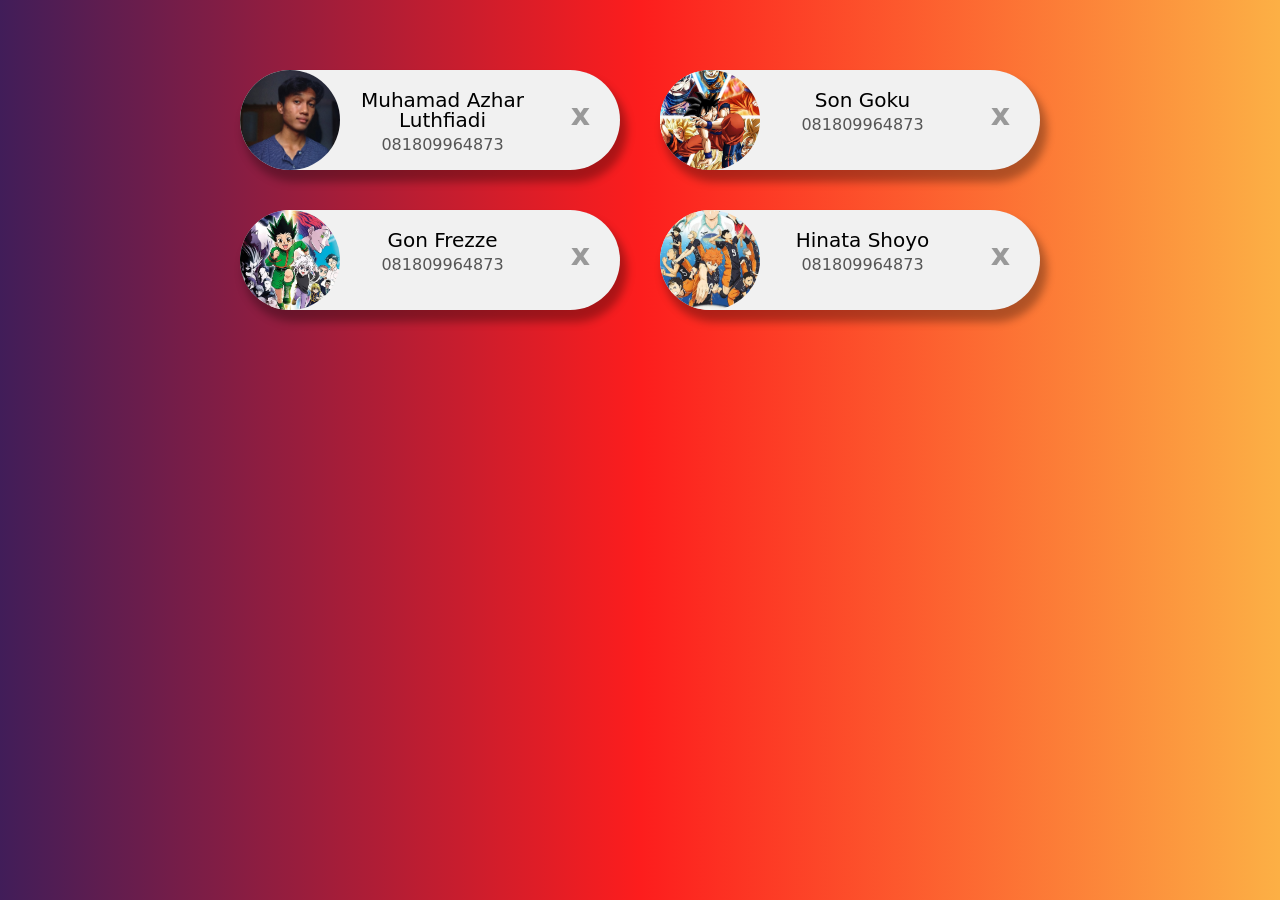
<file: Event-Bubling/index.html>
<!DOCTYPE html>
<html>
  <head>
    <title>DOM Traversal</title>
    <link rel="stylesheet" type="text/css" href="style.css" />
  </head>
  <body>
    <div class="container">
      <div class="card">
        <img src="img/azhar.jpg" width="96" height="96" />
        <span class="nama">Muhamad Azhar Luthfiadi</span>
        <span class="telp">081809964873</span>
        <span href="" class="close">x</span>
      </div>
      <div class="card">
        <img src="img/dragonball.jpg" width="96" height="96" />
        <span class="nama">Son Goku</span>
        <span class="telp">081809964873</span>
        <span href="" class="close">x</span>
      </div>
      <div class="card">
        <img src="img/hxh.jpg" width="96" height="96" />
        <span class="nama"> Gon Frezze </span>
        <span class="telp">081809964873</span>
        <span href="" class="close">x</span>
      </div>
      <div class="card">
        <img src="img/haikyu.jpg" width="96" height="96" />
        <span class="nama">Hinata Shoyo</span>
        <span class="telp">081809964873</span>
        <span href="" class="close">x</span>
      </div>
    </div>

    <script src="script.js"></script>
  </body>
</html>
</file>
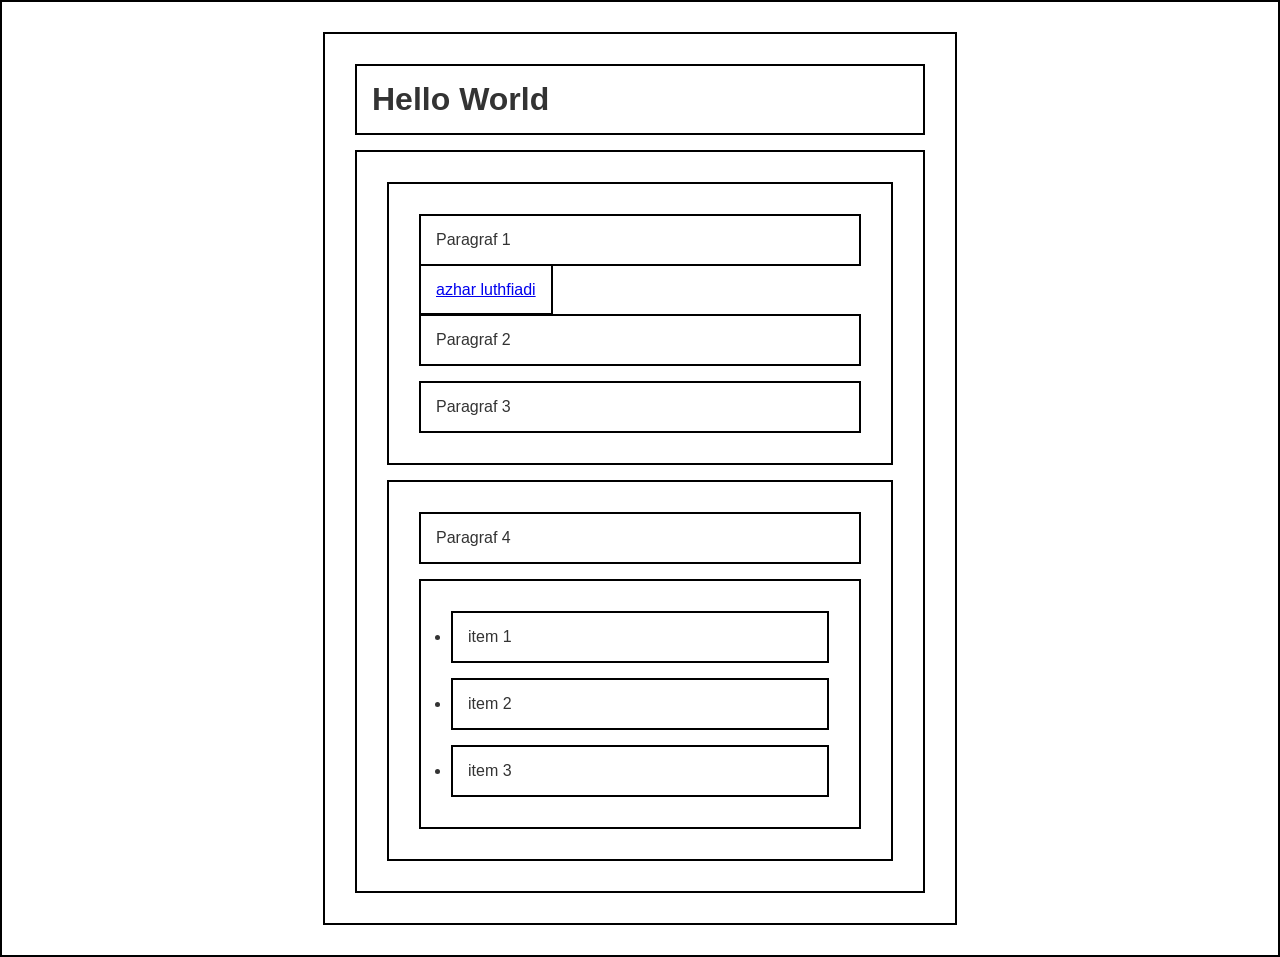
<file: events/index.html>
<!DOCTYPE html>
<html lang="en">
  <head>
    <meta charset="UTF-8" />
    <meta name="viewport" content="width=device-width, initial-scale=1.0" />
    <title>DOM Events</title>
    <style>
      * {
        border: 2px solid black;
        padding: 15px;
        margin: 15px;
      }

      html {
        margin: 0;
        padding: 0;
      }

      body {
        max-width: 600px;
        margin: 30px auto;
        font-family: sans-serif;
        color: #333;
      }
    </style>
    <!-- <script src="script.js" defer></script> kalo mau nyimpen di head pake defer-->
  </head>
  <body>
    <h1 id="judul">Hello World</h1>
    <div class="container" id="container">
      <section id="a">
        <p class="p1">Paragraf 1</p>
        <a href="#">azhar luthfiadi</a>
        <p class="p2">Paragraf 2</p>
        <!-- tambah event hendler onclik untuk p3 -->
        <!-- <p class="p3" onclick="ubahWarnaP3()">Paragraf 3</p> -->
        <p class="p3">Paragraf 3</p>
      </section>
      <section id="b">
        <p>Paragraf 4</p>
        <ul>
          <li>item 1</li>
          <li>item 2</li>
          <li>item 3</li>
        </ul>
      </section>
    </div>
    <script src="events.js"></script>
  </body>
</html>
</file>
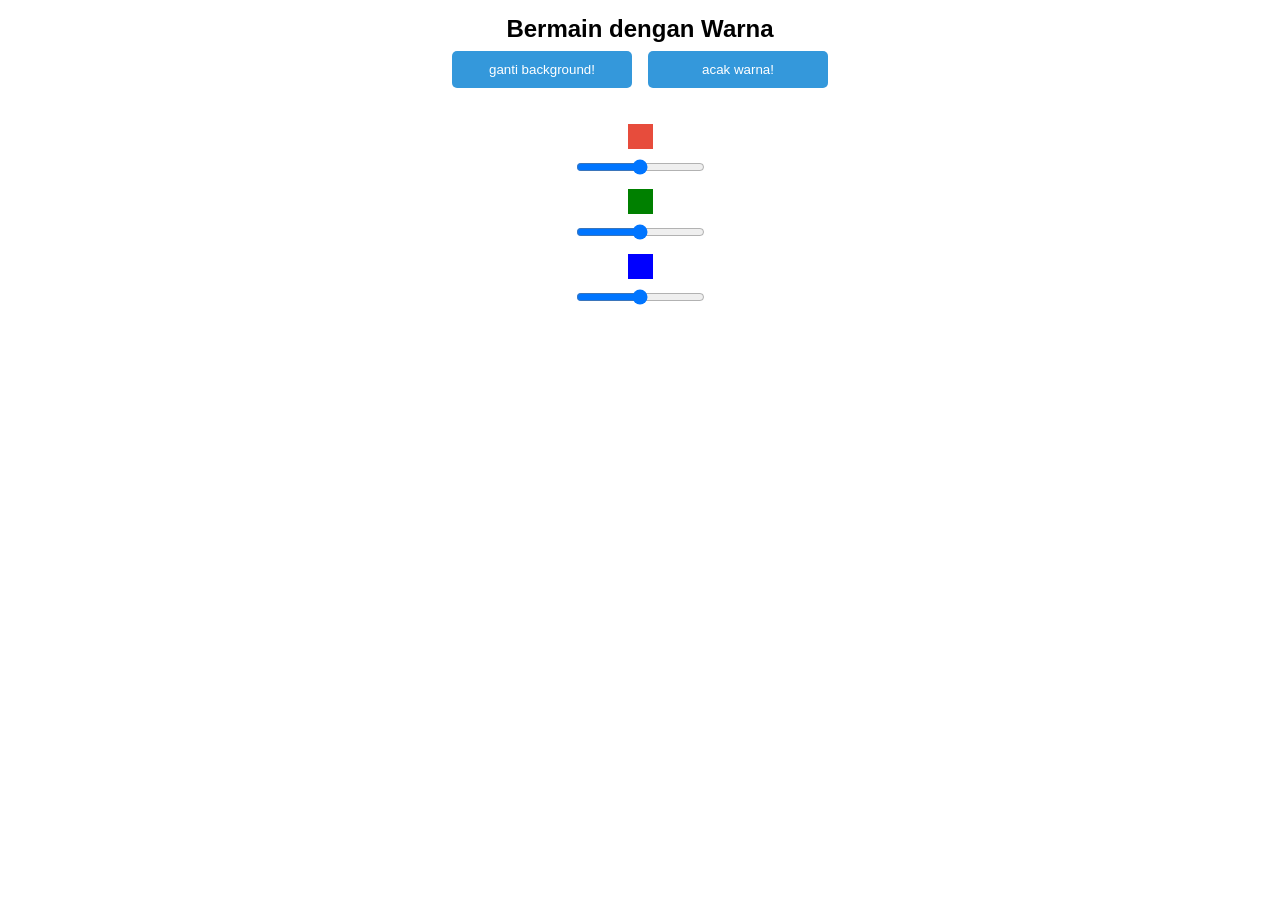
<file: latihan1/index.html>
<!DOCTYPE html>
<html lang="en">
  <head>
    <meta charset="UTF-8" />
    <meta name="viewport" content="width=device-width, initial-scale=1.0" />
    <title>Latihan DOM</title>
    <style>
      * {
        margin: 0;
        padding: 0;
        box-sizing: border-box;
      }

      html,
      body {
        height: 100%;
        font-family: sans-serif;
        text-align: center;
      }

      h1 {
        font-size: 24px;
        padding-top: 15px;
      }

      button {
        background: #3498db;
        color: white;
        border: none;
        padding: 0.7rem 1.5rem;
        border-radius: 5px;
        cursor: pointer;
        margin: 0.5rem;
        transition: background 0.3s;
        width: 180px;
      }

      button:hover {
        background: #2980b9;
      }

      .biru-muda {
        background-color: #3498db;
      }

      .merah {
        background-color: #e74c3c;
      }

      .hijau {
        background-color: green;
      }

      .biru {
        background-color: blue;
      }

      .kotak {
        width: 25px;
        height: 25px;
        margin: 10px auto;
      }
    </style>
  </head>
  <body>
    <h1 id="judul">Bermain dengan Warna</h1>
    <button id="button" type="button">ganti background!</button><br /><br />

    <div class="kotak merah"></div>
    <input type="range" name="sMerah" min="0" max="255" />

    <div class="kotak hijau"></div>
    <input type="range" name="sHijau" min="0" max="255" />

    <div class="kotak biru"></div>
    <input type="range" name="sBiru" min="0" max="255" />

    <script src="script.js"></script>
  </body>
</html>
</file>
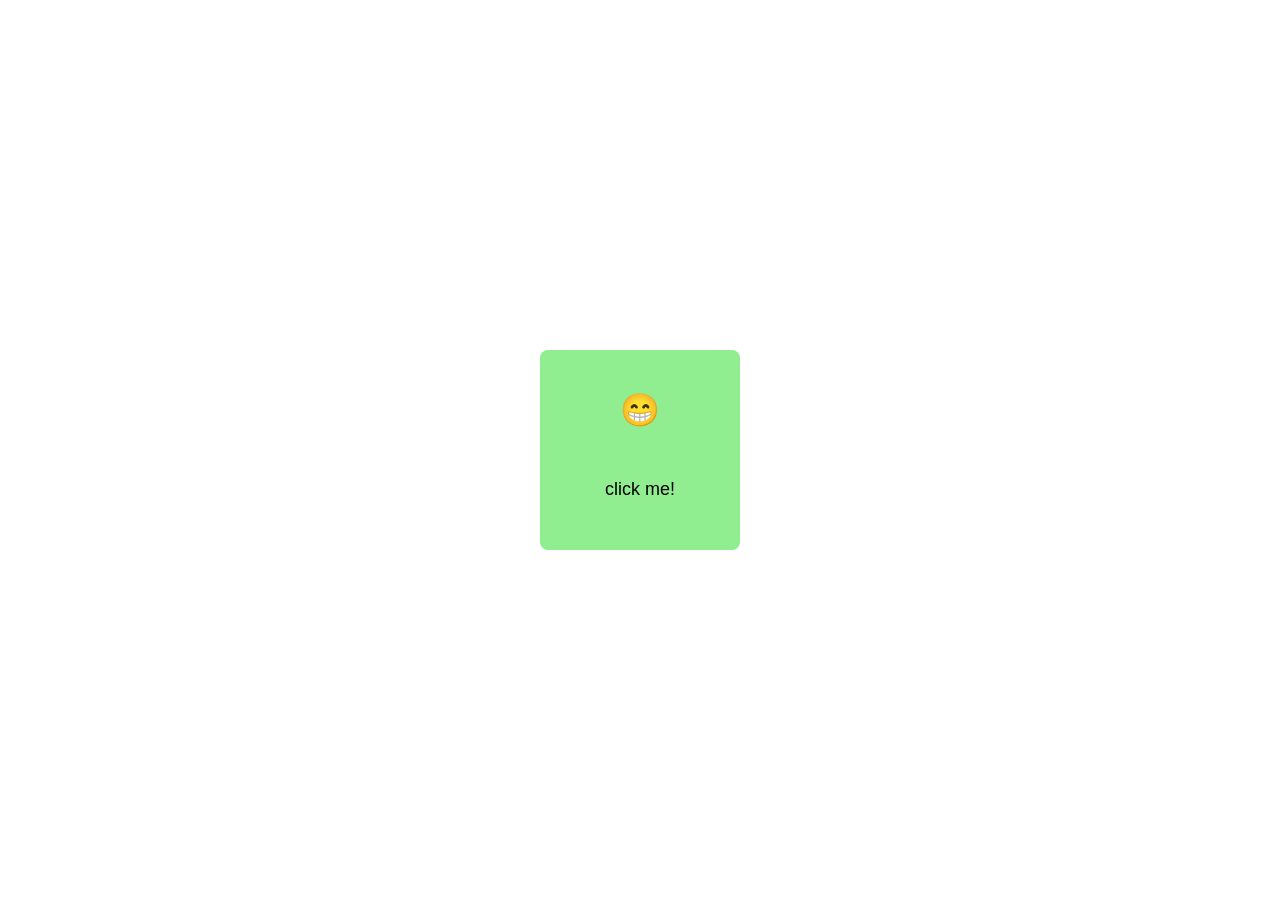
<file: latihan2/index.html>
<!DOCTYPE html>
<html lang="en">
  <head>
    <meta charset="UTF-8" />
    <meta name="viewport" content="width=device-width, initial-scale=1.0" />
    <title>Latihan 2 | Button Change</title>
  </head>
  <style>
    body {
      font-family: Arial, sans-serif;
      padding: 0;
      margin: 0;
      box-sizing: border-box;
      display: flex;
      justify-content: center;
      align-items: center;
      height: 100vh;
    }

    #kotak {
      width: 200px;
      height: 200px;
      background-color: lightgreen;
      color: black;
      display: flex;
      flex-direction: column;
      justify-content: center;
      align-items: center;
      border-radius: 8px;
      cursor: pointer;
      transition: background-color 0.3s ease;
    }

    .text {
      font-size: 18px;
      margin-bottom: 10px;
    }

    .icon {
      font-size: 32px;
      margin-top: 0;
    }
  </style>
  <body>
    <div id="kotak">
      <p class="icon">😁</p>
      <p class="text">click me!</p>
    </div>
    <script src="script.js"></script>
  </body>
</html>
</file>
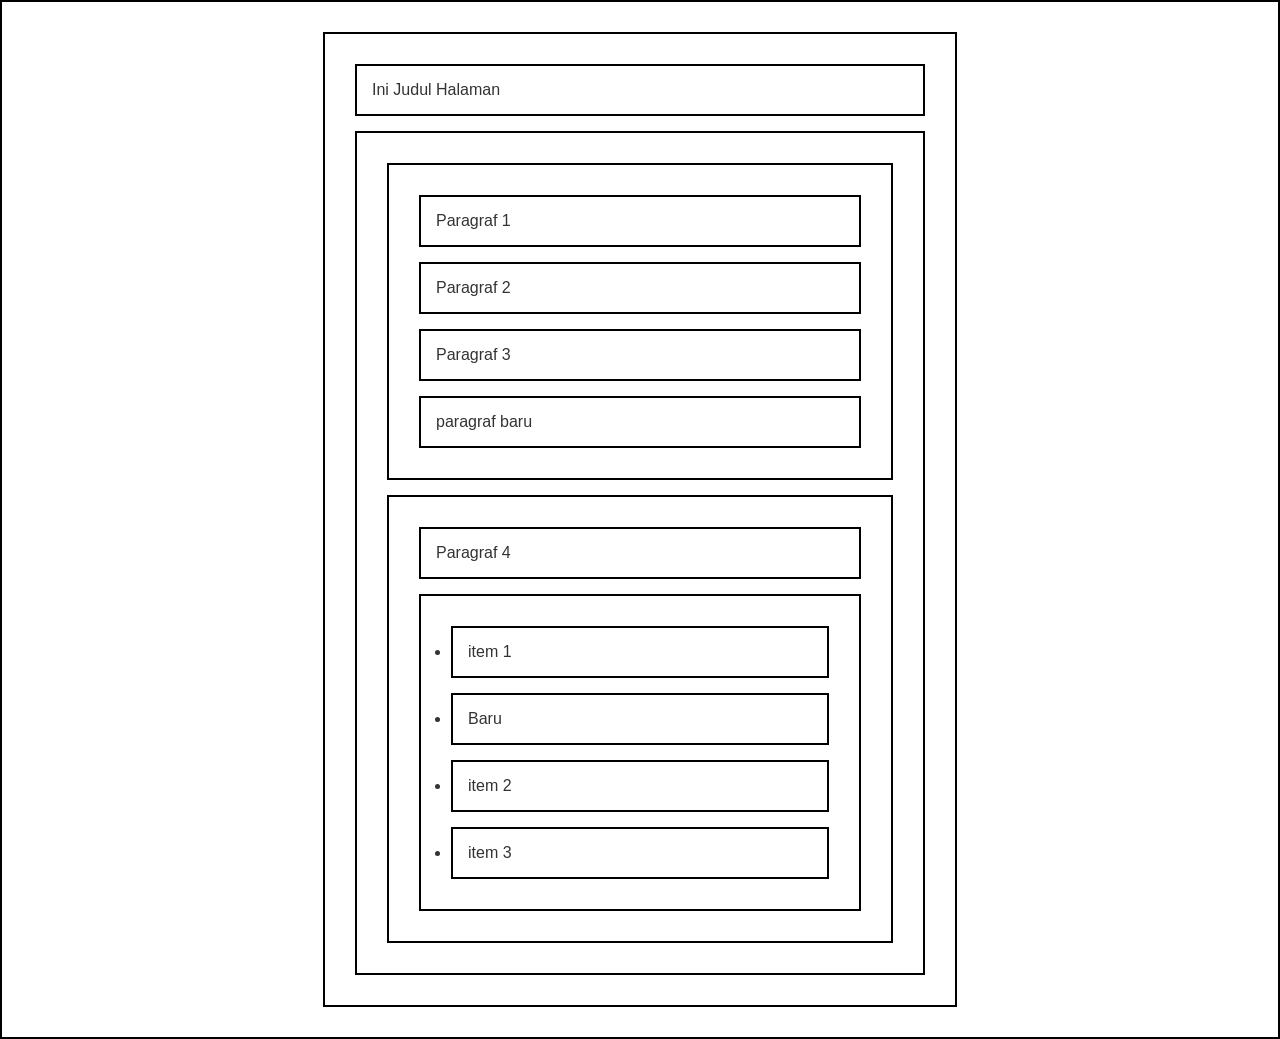
<file: manipulation/index.html>
<!DOCTYPE html>
<html lang="en">
  <head>
    <meta charset="UTF-8" />
    <meta name="viewport" content="width=device-width, initial-scale=1.0" />
    <title>DOM Selection</title>
    <style>
      * {
        border: 2px solid black;
        padding: 15px;
        margin: 15px;
      }

      html {
        margin: 0;
        padding: 0;
      }

      body {
        max-width: 600px;
        margin: 30px auto;
        font-family: sans-serif;
        color: #333;
      }

      .biru-muda {
        background-color: lightblue;
      }
    </style>
    <!-- <script src="script.js" defer></script> kalo mau nyimpen di head pake defer-->
  </head>
  <body>
    <h1 id="judul">Hello World</h1>
    <div class="container" id="container">
      <section id="a">
        <p class="p1">Paragraf 1</p>
        <a href="#">azhar luthfiadi</a>
        <p class="p2">Paragraf 2</p>
        <p class="p3">Paragraf 3</p>
      </section>
      <section id="b">
        <p>Paragraf 4</p>
        <ul>
          <li>item 1</li>
          <li>item 2</li>
          <li>item 3</li>
        </ul>
      </section>
    </div>
    <script src="manip-node.js"></script>
  </body>
</html>
</file>
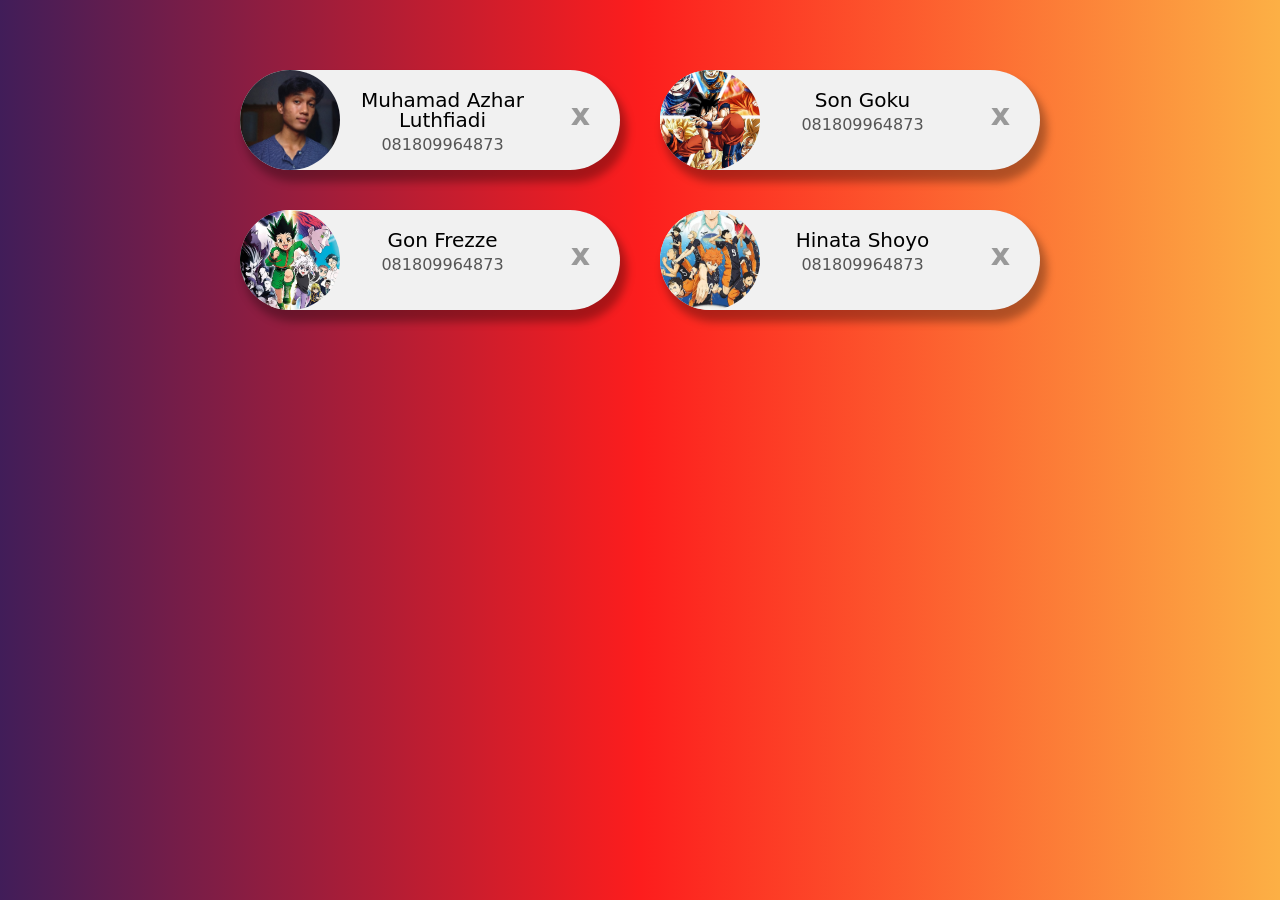
<file: Prevent Default/index.html>
<!DOCTYPE html>
<html>
  <head>
    <title>DOM Traversal</title>
    <link rel="stylesheet" type="text/css" href="style.css" />
  </head>
  <body>
    <div class="container">
      <div class="card">
        <img src="img/azhar.jpg" width="96" height="96" />
        <span class="nama">Muhamad Azhar Luthfiadi</span>
        <span class="telp">081809964873</span>
        <a href="" class="close">x</a>
      </div>
      <div class="card">
        <img src="img/dragonball.jpg" width="96" height="96" />
        <span class="nama">Son Goku</span>
        <span class="telp">081809964873</span>
        <a href="" class="close">x</a>
      </div>
      <div class="card">
        <img src="img/hxh.jpg" width="96" height="96" />
        <span class="nama"> Gon Frezze </span>
        <span class="telp">081809964873</span>
        <a href="" class="close">x</a>
      </div>
      <div class="card">
        <img src="img/haikyu.jpg" width="96" height="96" />
        <span class="nama">Hinata Shoyo</span>
        <span class="telp">081809964873</span>
        <a href="" class="close">x</a>
      </div>
    </div>

    <script src="script.js"></script>
  </body>
</html>
</file>
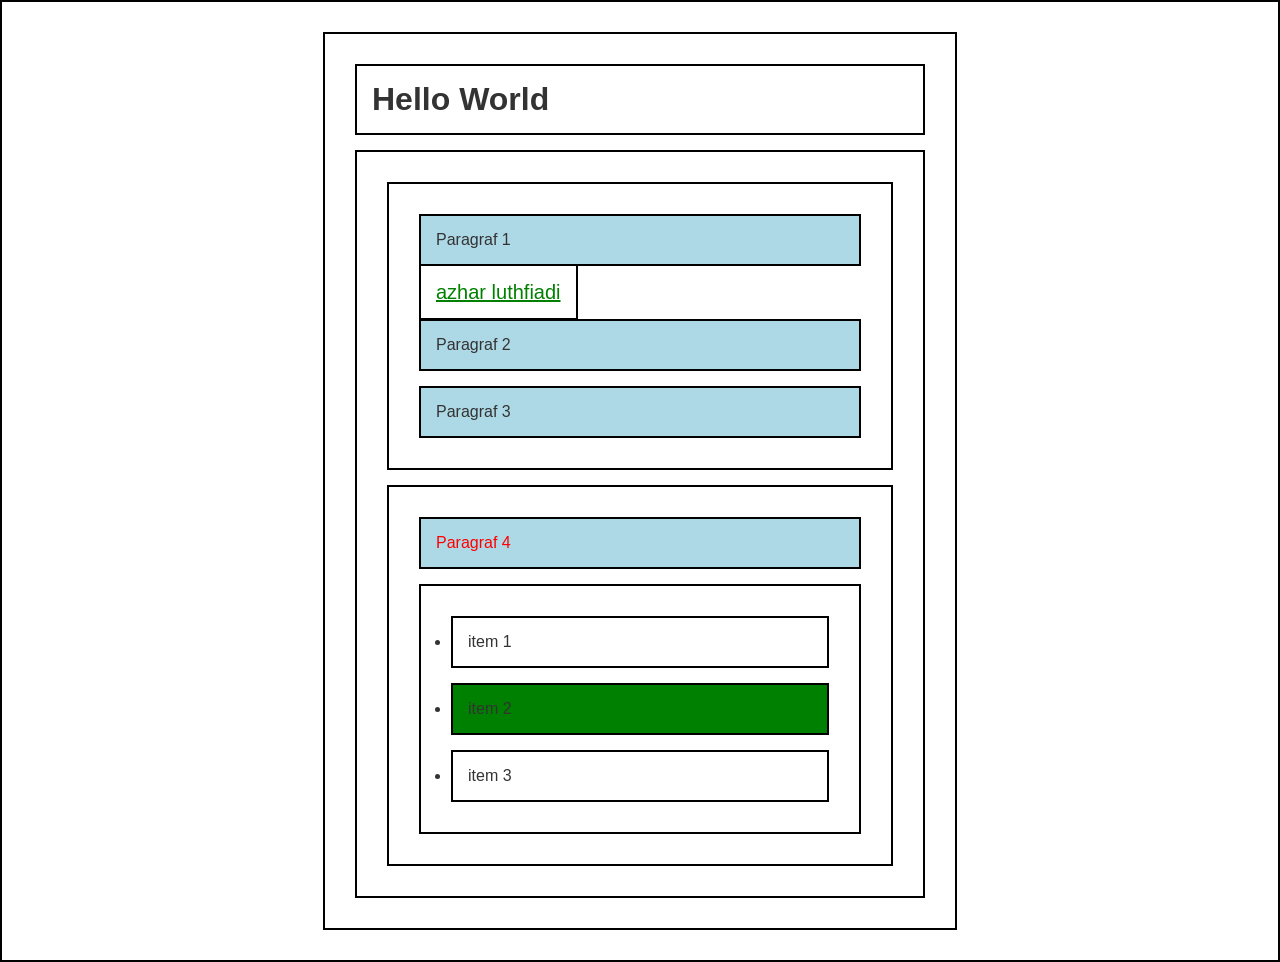
<file: selector/index.html>
<!DOCTYPE html>
<html lang="en">
  <head>
    <meta charset="UTF-8" />
    <meta name="viewport" content="width=device-width, initial-scale=1.0" />
    <title>DOM Selection</title>
    <style>
      * {
        border: 2px solid black;
        padding: 15px;
        margin: 15px;
      }

      html {
        margin: 0;
        padding: 0;
      }

      body {
        max-width: 600px;
        margin: 30px auto;
        font-family: sans-serif;
        color: #333;
      }

      #b p {
        color: red;
      }
    </style>
    <!-- <script src="script.js" defer></script> kalo mau nyimpen di head pake defer-->
  </head>
  <body>
    <h1 id="judul">Hello World</h1>
    <div class="container" id="container">
      <section id="a">
        <p class="p1">Paragraf 1</p>

        <a href="#">azhar luthfiadi</a>
        <p class="p2">Paragraf 2</p>
        <p class="p3">Paragraf 3</p>
      </section>
      <section id="b">
        <p>Paragraf 4</p>
        <ul>
          <li>item 1</li>
          <li>item 2</li>
          <li>item 3</li>
        </ul>
      </section>
    </div>
    <script src="script.js"></script>
  </body>
</html>
</file>
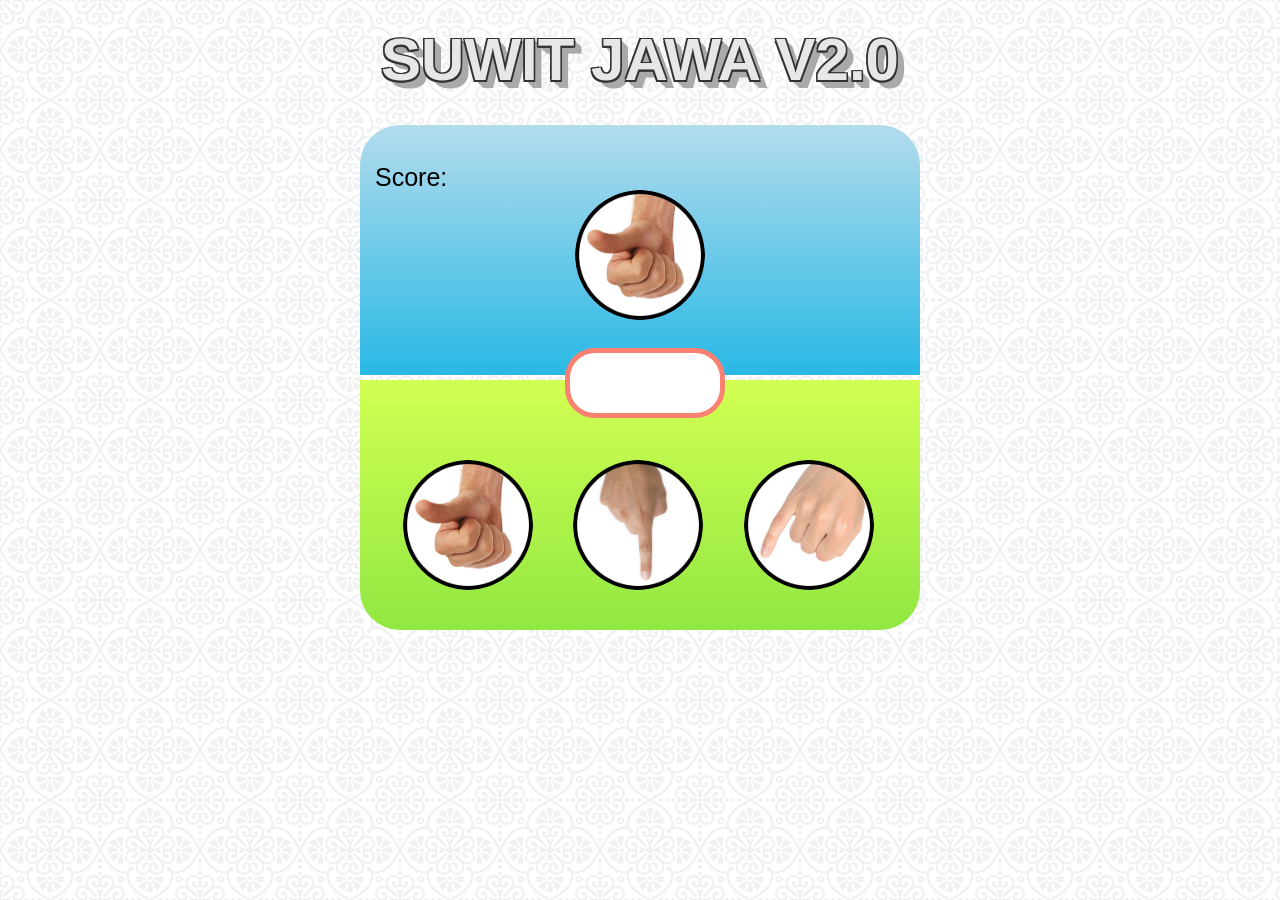
<file: suwit-jawa/index.html>
<!DOCTYPE html>
<html lang="en">
  <head>
    <meta charset="UTF-8" />
    <meta name="viewport" content="width=device-width, initial-scale=1.0" />
    <title>SUwit Java</title>
    <link rel="stylesheet" href="style.css" />
  </head>
  <body>
    <h1>Suwit Jawa v2.0</h1>

    <div class="container">
      <div class="area-komputer">
        <h3 class="score">Score:</h3>
        <img src="img/gajah.png" class="img-komputer" />
      </div>
      <div class="info"></div>
      <div class="area-player">
        <ul>
          <li>
            <img src="img/gajah.png" class="gajah" />
          </li>
          <li>
            <img src="img/orang.png" class="orang" />
          </li>
          <li>
            <img src="img/semut.png" class="semut" />
          </li>
        </ul>
      </div>
    </div>

    <script src="script.js"></script>
  </body>
</html>
</file>
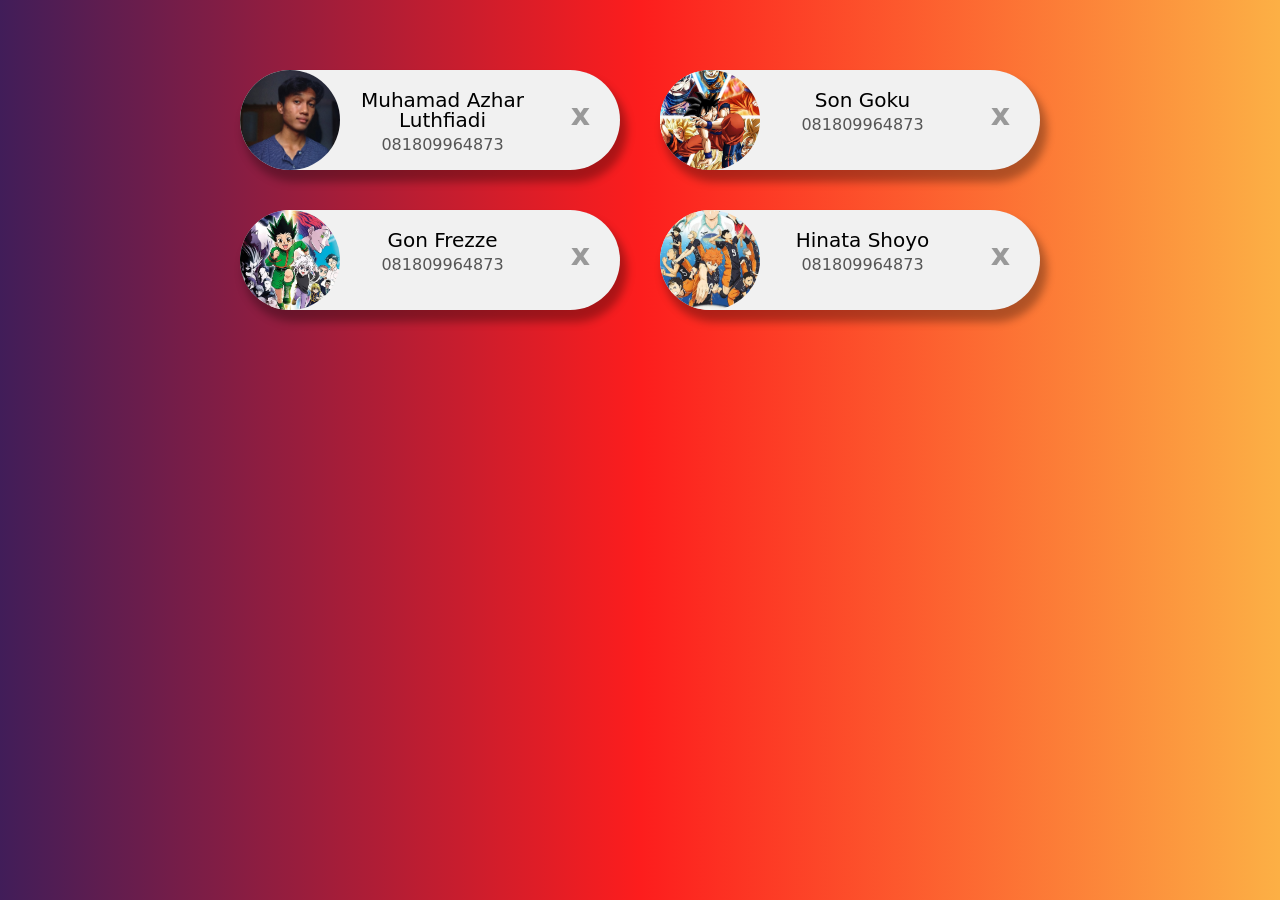
<file: traversal/index.html>
<!DOCTYPE html>
<html>
  <head>
    <title>DOM Traversal</title>
    <link rel="stylesheet" type="text/css" href="style.css" />
  </head>
  <body>
    <div class="container">
      <div class="card">
        <img src="img/azhar.jpg" width="96" height="96" />
        <span class="nama">Muhamad Azhar Luthfiadi</span>
        <span class="telp">081809964873</span>
        <span class="close">x</span>
      </div>
      <div class="card">
        <img src="img/dragonball.jpg" width="96" height="96" />
        <span class="nama">Son Goku</span>
        <span class="telp">081809964873</span>
        <span class="close">x</span>
      </div>
      <div class="card">
        <img src="img/hxh.jpg" width="96" height="96" />
        <span class="nama"> Gon Frezze </span>
        <span class="telp">081809964873</span>
        <span class="close">x</span>
      </div>
      <div class="card">
        <img src="img/haikyu.jpg" width="96" height="96" />
        <span class="nama">Hinata Shoyo</span>
        <span class="telp">081809964873</span>
        <span class="close">x</span>
      </div>
    </div>

    <script src="script.js"></script>
  </body>
</html>
</file>
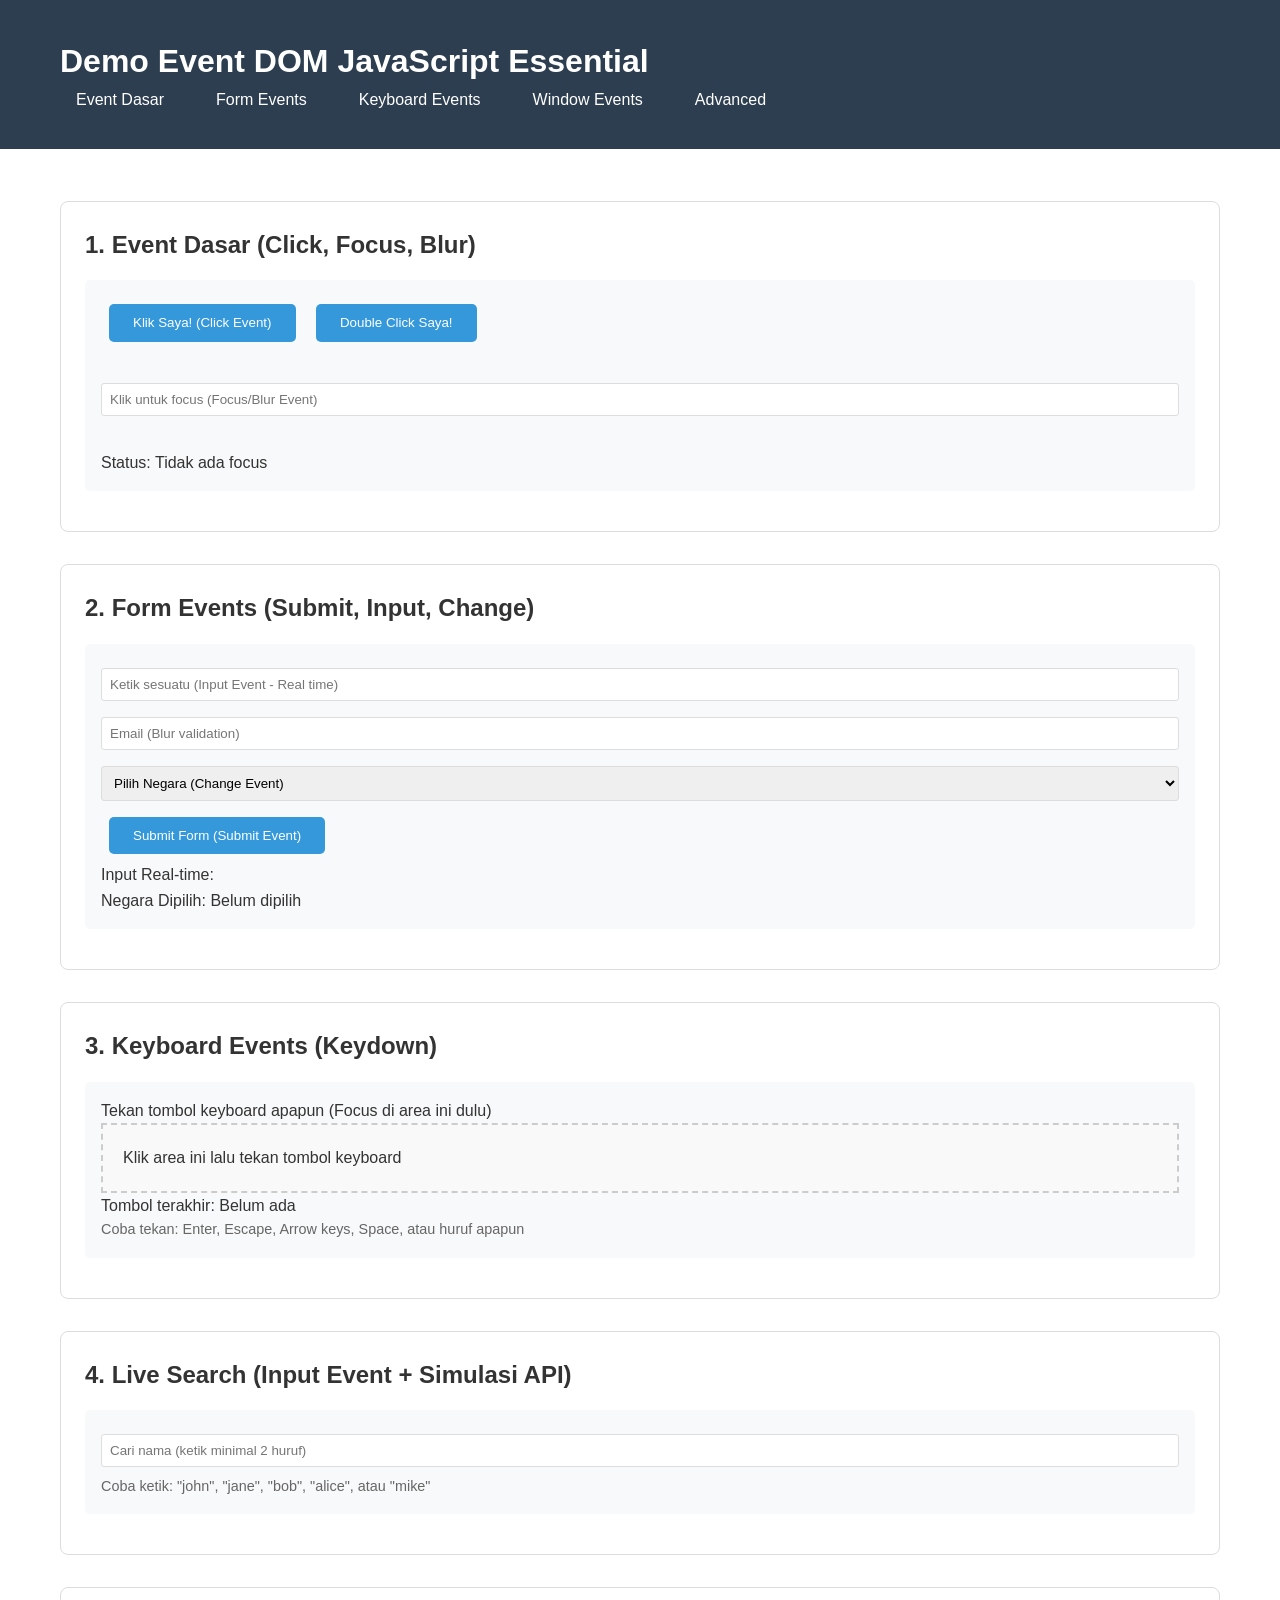
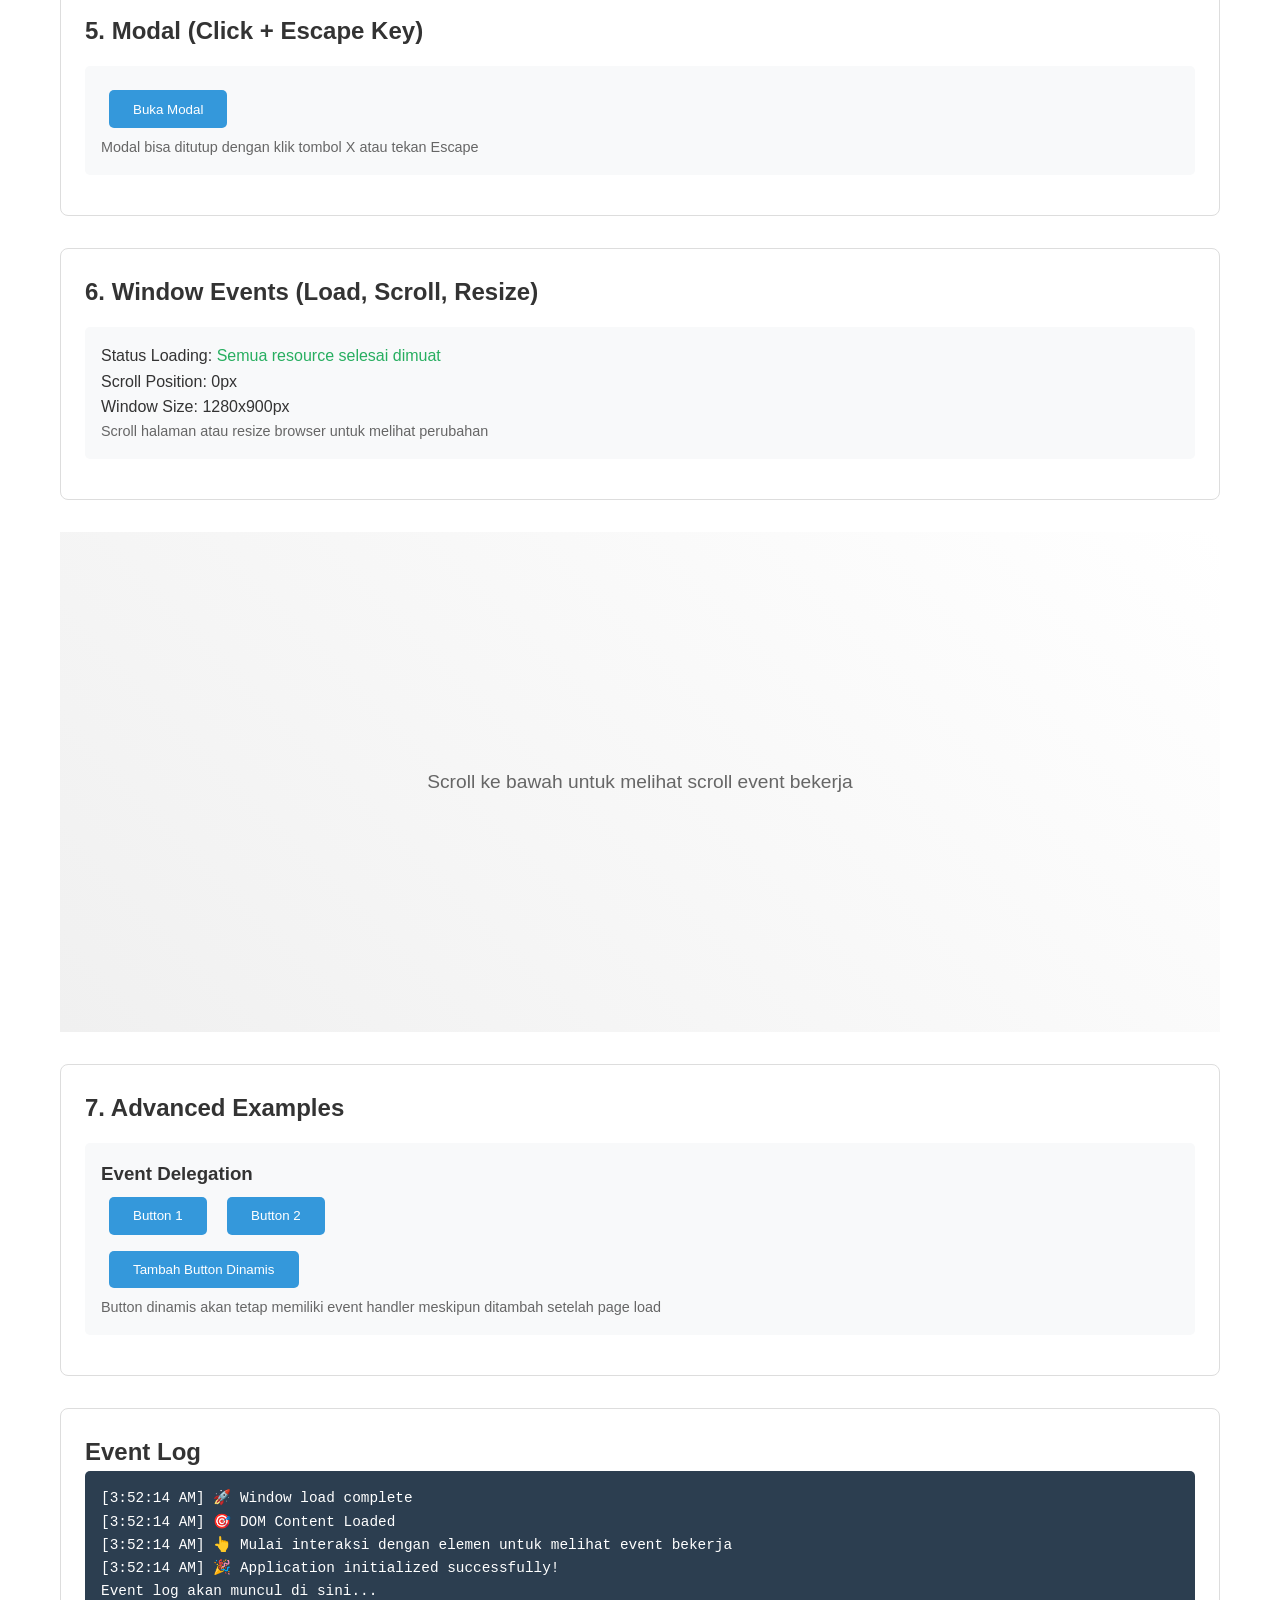
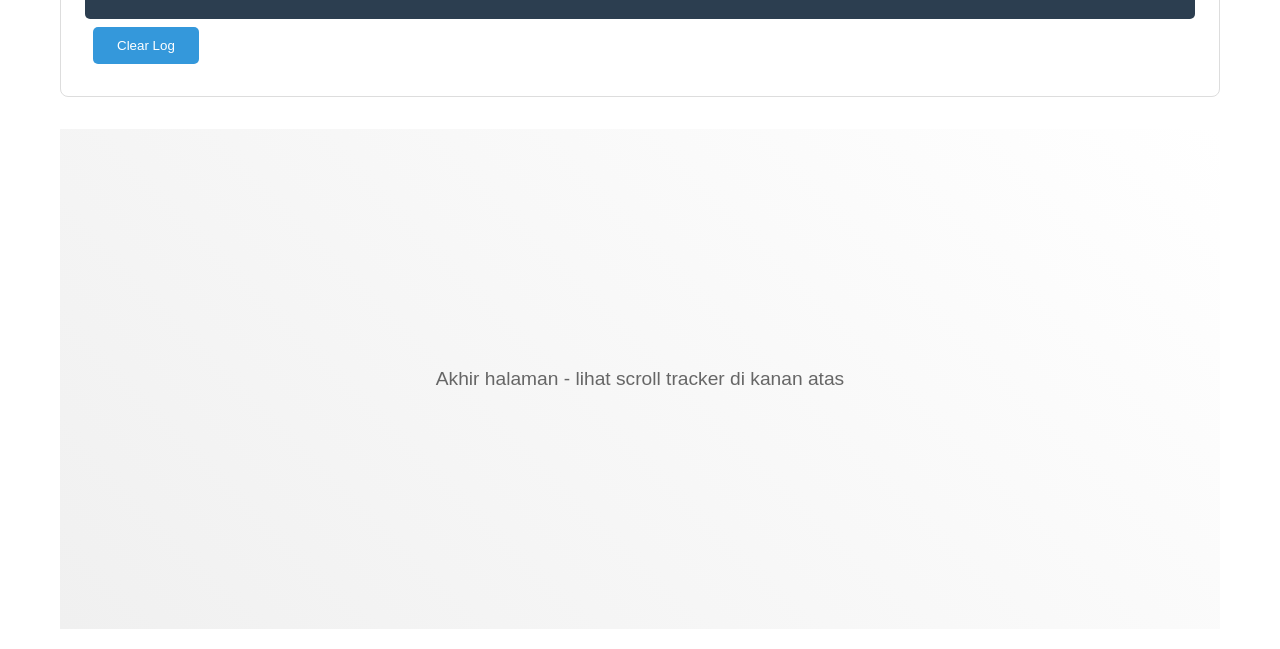
<file: events/event-test.html>
<!DOCTYPE html>
<html lang="id">
  <head>
    <meta charset="UTF-8" />
    <meta name="viewport" content="width=device-width, initial-scale=1.0" />
    <title>Demo Event DOM JavaScript Essential</title>
    <style>
      * {
        margin: 0;
        padding: 0;
        box-sizing: border-box;
      }

      body {
        font-family: Arial, sans-serif;
        line-height: 1.6;
        color: #333;
      }

      .container {
        max-width: 1200px;
        margin: 0 auto;
        padding: 20px;
      }

      header {
        background: #2c3e50;
        color: white;
        padding: 1rem;
        position: sticky;
        top: 0;
        z-index: 100;
      }

      nav ul {
        list-style: none;
        display: flex;
        gap: 20px;
      }

      nav a {
        color: white;
        text-decoration: none;
        padding: 0.5rem 1rem;
        border-radius: 5px;
        transition: background 0.3s;
      }

      nav a:hover {
        background: #34495e;
      }

      section {
        margin: 2rem 0;
        padding: 1.5rem;
        border: 1px solid #ddd;
        border-radius: 8px;
      }

      .demo-box {
        background: #f8f9fa;
        padding: 1rem;
        border-radius: 5px;
        margin: 1rem 0;
      }

      button {
        background: #3498db;
        color: white;
        border: none;
        padding: 0.7rem 1.5rem;
        border-radius: 5px;
        cursor: pointer;
        margin: 0.5rem;
        transition: background 0.3s;
      }

      button:hover {
        background: #2980b9;
      }

      input,
      select,
      textarea {
        width: 100%;
        padding: 0.5rem;
        margin: 0.5rem 0;
        border: 1px solid #ddd;
        border-radius: 3px;
        transition: border-color 0.3s;
      }

      input:focus,
      select:focus,
      textarea:focus {
        outline: none;
        border-color: #3498db;
        box-shadow: 0 0 5px rgba(52, 152, 219, 0.3);
      }

      .modal {
        display: none;
        position: fixed;
        top: 0;
        left: 0;
        width: 100%;
        height: 100%;
        background: rgba(0, 0, 0, 0.5);
        z-index: 1000;
      }

      .modal-content {
        position: absolute;
        top: 50%;
        left: 50%;
        transform: translate(-50%, -50%);
        background: white;
        padding: 2rem;
        border-radius: 10px;
        width: 90%;
        max-width: 500px;
      }

      .close-modal {
        position: absolute;
        top: 10px;
        right: 15px;
        font-size: 1.5rem;
        background: none;
        border: none;
        cursor: pointer;
      }

      .log {
        background: #2c3e50;
        color: white;
        padding: 1rem;
        border-radius: 5px;
        max-height: 200px;
        overflow-y: auto;
        font-family: monospace;
        font-size: 0.9rem;
      }

      .scroll-tracker {
        position: fixed;
        top: 60px;
        right: 20px;
        background: #e74c3c;
        color: white;
        padding: 0.5rem;
        border-radius: 5px;
        font-size: 0.8rem;
      }

      .resize-tracker {
        position: fixed;
        top: 100px;
        right: 20px;
        background: #9b59b6;
        color: white;
        padding: 0.5rem;
        border-radius: 5px;
        font-size: 0.8rem;
      }

      .content-spacer {
        height: 500px;
        background: linear-gradient(45deg, #f0f0f0, #ffffff);
        display: flex;
        align-items: center;
        justify-content: center;
        font-size: 1.2rem;
        color: #666;
      }

      .valid {
        border-color: #27ae60 !important;
      }

      .invalid {
        border-color: #e74c3c !important;
      }

      .search-results {
        background: white;
        border: 1px solid #ddd;
        border-top: none;
        border-radius: 0 0 5px 5px;
        max-height: 150px;
        overflow-y: auto;
      }

      .search-item {
        padding: 0.5rem;
        cursor: pointer;
        border-bottom: 1px solid #eee;
      }

      .search-item:hover {
        background: #f8f9fa;
      }

      @media (max-width: 768px) {
        nav ul {
          flex-direction: column;
        }
        .container {
          padding: 10px;
        }
      }
    </style>
  </head>
  <body>
    <header>
      <div class="container">
        <h1>Demo Event DOM JavaScript Essential</h1>
        <nav>
          <ul>
            <li><a href="#basic-events">Event Dasar</a></li>
            <li><a href="#form-events">Form Events</a></li>
            <li><a href="#keyboard-events">Keyboard Events</a></li>
            <li><a href="#window-events">Window Events</a></li>
            <li><a href="#advanced">Advanced</a></li>
          </ul>
        </nav>
      </div>
    </header>

    <div class="scroll-tracker">Scroll: <span id="scrollInfo">0px</span></div>
    <div class="resize-tracker">Size: <span id="sizeInfo">0x0</span></div>

    <div class="container">
      <!-- 1. BASIC EVENTS -->
      <section id="basic-events">
        <h2>1. Event Dasar (Click, Focus, Blur)</h2>
        <div class="demo-box">
          <button id="clickBtn">Klik Saya! (Click Event)</button>
          <button id="doubleClickBtn">Double Click Saya!</button>
          <br /><br />
          <input
            type="text"
            id="focusInput"
            placeholder="Klik untuk focus (Focus/Blur Event)"
          />
          <br /><br />
          <p>Status: <span id="focusStatus">Tidak ada focus</span></p>
        </div>
      </section>

      <!-- 2. FORM EVENTS -->
      <section id="form-events">
        <h2>2. Form Events (Submit, Input, Change)</h2>
        <div class="demo-box">
          <form id="demoForm">
            <input
              type="text"
              id="realTimeInput"
              placeholder="Ketik sesuatu (Input Event - Real time)"
            />
            <br />
            <input
              type="email"
              id="emailInput"
              placeholder="Email (Blur validation)"
            />
            <br />
            <select id="countrySelect">
              <option value="">Pilih Negara (Change Event)</option>
              <option value="id">Indonesia</option>
              <option value="my">Malaysia</option>
              <option value="sg">Singapura</option>
              <option value="th">Thailand</option>
            </select>
            <br />
            <button type="submit">Submit Form (Submit Event)</button>
          </form>
          <p>Input Real-time: <span id="inputDisplay"></span></p>
          <p>Negara Dipilih: <span id="countryDisplay">Belum dipilih</span></p>
        </div>
      </section>

      <!-- 3. KEYBOARD EVENTS -->
      <section id="keyboard-events">
        <h2>3. Keyboard Events (Keydown)</h2>
        <div class="demo-box">
          <p>Tekan tombol keyboard apapun (Focus di area ini dulu)</p>
          <div
            id="keyboardArea"
            tabindex="0"
            style="border: 2px dashed #ccc; padding: 20px; background: #f9f9f9"
          >
            Klik area ini lalu tekan tombol keyboard
          </div>
          <p>Tombol terakhir: <span id="keyDisplay">Belum ada</span></p>
          <p style="color: #666; font-size: 0.9rem">
            Coba tekan: Enter, Escape, Arrow keys, Space, atau huruf apapun
          </p>
        </div>
      </section>

      <!-- 4. SEARCH WITH LIVE SUGGESTIONS -->
      <section>
        <h2>4. Live Search (Input Event + Simulasi API)</h2>
        <div class="demo-box">
          <div style="position: relative">
            <input
              type="text"
              id="searchBox"
              placeholder="Cari nama (ketik minimal 2 huruf)"
            />
            <div
              id="searchResults"
              class="search-results"
              style="display: none"
            ></div>
          </div>
          <p style="color: #666; font-size: 0.9rem">
            Coba ketik: "john", "jane", "bob", "alice", atau "mike"
          </p>
        </div>
      </section>

      <!-- 5. MODAL DEMO -->
      <section>
        <h2>5. Modal (Click + Escape Key)</h2>
        <div class="demo-box">
          <button id="openModal">Buka Modal</button>
          <p style="color: #666; font-size: 0.9rem">
            Modal bisa ditutup dengan klik tombol X atau tekan Escape
          </p>
        </div>
      </section>

      <!-- 6. WINDOW EVENTS -->
      <section id="window-events">
        <h2>6. Window Events (Load, Scroll, Resize)</h2>
        <div class="demo-box">
          <p>Status Loading: <span id="loadStatus">Loading...</span></p>
          <p>Scroll Position: <span id="scrollPosition">0px</span></p>
          <p>Window Size: <span id="windowSize">Calculating...</span></p>
          <p style="color: #666; font-size: 0.9rem">
            Scroll halaman atau resize browser untuk melihat perubahan
          </p>
        </div>
      </section>

      <!-- SPACER FOR SCROLLING -->
      <div class="content-spacer">
        <p>Scroll ke bawah untuk melihat scroll event bekerja</p>
      </div>

      <!-- 7. ADVANCED EXAMPLES -->
      <section id="advanced">
        <h2>7. Advanced Examples</h2>
        <div class="demo-box">
          <h3>Event Delegation</h3>
          <div id="dynamicContainer">
            <button class="dynamic-btn">Button 1</button>
            <button class="dynamic-btn">Button 2</button>
          </div>
          <button id="addDynamicBtn">Tambah Button Dinamis</button>
          <p style="color: #666; font-size: 0.9rem">
            Button dinamis akan tetap memiliki event handler meskipun ditambah
            setelah page load
          </p>
        </div>
      </section>

      <!-- LOG AREA -->
      <section>
        <h2>Event Log</h2>
        <div id="eventLog" class="log">
          <div>Event log akan muncul di sini...</div>
        </div>
        <button id="clearLog">Clear Log</button>
      </section>

      <!-- SPACER FOR MORE SCROLLING -->
      <div class="content-spacer">
        <p>Akhir halaman - lihat scroll tracker di kanan atas</p>
      </div>
    </div>

    <!-- MODAL -->
    <div id="modal" class="modal">
      <div class="modal-content">
        <button class="close-modal">&times;</button>
        <h2>Ini Modal Demo</h2>
        <p>Modal ini bisa ditutup dengan:</p>
        <ul>
          <li>Klik tombol X di kanan atas</li>
          <li>Klik tombol "Tutup Modal" di bawah</li>
          <li>Tekan tombol Escape di keyboard</li>
          <li>Klik area gelap di luar modal</li>
        </ul>
        <br />
        <button class="close-modal">Tutup Modal</button>
      </div>
    </div>

    <script>
      // Log utility
      function logEvent(message) {
        const log = document.getElementById("eventLog");
        const time = new Date().toLocaleTimeString();
        log.innerHTML = `<div>[${time}] ${message}</div>` + log.innerHTML;
      }

      // ======================================
      // 1. BASIC EVENTS
      // ======================================

      // Click Event
      document
        .getElementById("clickBtn")
        .addEventListener("click", function () {
          logEvent("🖱️ Button diklik!");
          this.style.background = "lightgreen";
          setTimeout(() => {
            this.style.background = "#3498db";
          }, 300);
        });

      // Double Click Event
      document
        .getElementById("doubleClickBtn")
        .addEventListener("dblclick", function () {
          logEvent("🖱️ Double click detected!");
          this.textContent = "Double clicked!";
          setTimeout(() => {
            this.textContent = "Double Click Saya!";
          }, 1000);
        });

      // Focus & Blur Events
      const focusInput = document.getElementById("focusInput");
      const focusStatus = document.getElementById("focusStatus");

      focusInput.addEventListener("focus", function () {
        logEvent("🎯 Input mendapat focus");
        focusStatus.textContent = "Input aktif";
        focusStatus.style.color = "#27ae60";
      });

      focusInput.addEventListener("blur", function () {
        logEvent("😶‍🌫️ Input kehilangan focus");
        focusStatus.textContent = "Input tidak aktif";
        focusStatus.style.color = "#e74c3c";
      });

      // ======================================
      // 2. FORM EVENTS
      // ======================================

      // Input Event (Real-time)
      document
        .getElementById("realTimeInput")
        .addEventListener("input", function (e) {
          const value = e.target.value;
          document.getElementById("inputDisplay").textContent = value;
          logEvent(`⌨️ Input real-time: "${value}"`);
        });

      // Email Validation on Blur
      document
        .getElementById("emailInput")
        .addEventListener("blur", function () {
          const email = this.value;
          const isValid = email.includes("@") && email.includes(".");

          if (email.length > 0) {
            if (isValid) {
              this.className = "valid";
              logEvent(`✅ Email valid: ${email}`);
            } else {
              this.className = "invalid";
              logEvent(`❌ Email tidak valid: ${email}`);
            }
          } else {
            this.className = "";
          }
        });

      // Select Change Event
      document
        .getElementById("countrySelect")
        .addEventListener("change", function (e) {
          const value = e.target.value;
          const text = e.target.options[e.target.selectedIndex].text;
          document.getElementById("countryDisplay").textContent = value
            ? text
            : "Belum dipilih";
          logEvent(`🌍 Negara dipilih: ${text}`);
        });

      // Form Submit Event
      document
        .getElementById("demoForm")
        .addEventListener("submit", function (e) {
          e.preventDefault();
          logEvent("📝 Form di-submit (dicegah redirect)");
          alert(
            "Form berhasil di-submit!\n(Page tidak refresh karena preventDefault)"
          );
        });

      // ======================================
      // 3. KEYBOARD EVENTS
      // ======================================

      const keyboardArea = document.getElementById("keyboardArea");
      const keyDisplay = document.getElementById("keyDisplay");

      keyboardArea.addEventListener("keydown", function (e) {
        keyDisplay.textContent = `${e.key} (Code: ${e.code})`;
        logEvent(`⌨️ Key pressed: ${e.key}`);

        // Special keys
        if (e.key === "Enter") {
          logEvent("✨ Enter key pressed!");
        } else if (e.key === "Escape") {
          logEvent("🚪 Escape key pressed!");
        }
      });

      // Global Escape key for modal
      document.addEventListener("keydown", function (e) {
        if (e.key === "Escape") {
          const modal = document.getElementById("modal");
          if (modal.style.display === "block") {
            modal.style.display = "none";
            logEvent("🚪 Modal ditutup dengan Escape");
          }
        }
      });

      // ======================================
      // 4. LIVE SEARCH
      // ======================================

      const mockData = [
        "John Doe",
        "Jane Smith",
        "Bob Johnson",
        "Alice Brown",
        "Mike Wilson",
        "Sarah Davis",
        "Chris Lee",
        "Emma White",
      ];

      document
        .getElementById("searchBox")
        .addEventListener("input", function (e) {
          const query = e.target.value.toLowerCase();
          const resultsDiv = document.getElementById("searchResults");

          if (query.length >= 2) {
            const filtered = mockData.filter((name) =>
              name.toLowerCase().includes(query)
            );

            if (filtered.length > 0) {
              resultsDiv.innerHTML = filtered
                .map((name) => `<div class="search-item">${name}</div>`)
                .join("");
              resultsDiv.style.display = "block";
              logEvent(`🔍 Search: "${query}" - ${filtered.length} results`);
            } else {
              resultsDiv.innerHTML =
                '<div class="search-item">Tidak ada hasil</div>';
              resultsDiv.style.display = "block";
            }
          } else {
            resultsDiv.style.display = "none";
          }
        });

      // Search result click
      document.addEventListener("click", function (e) {
        if (e.target.classList.contains("search-item")) {
          document.getElementById("searchBox").value = e.target.textContent;
          document.getElementById("searchResults").style.display = "none";
          logEvent(`👆 Selected: ${e.target.textContent}`);
        }
      });

      // Hide search results when clicking outside
      document.addEventListener("click", function (e) {
        if (
          !e.target.closest("#searchBox") &&
          !e.target.closest("#searchResults")
        ) {
          document.getElementById("searchResults").style.display = "none";
        }
      });

      // ======================================
      // 5. MODAL
      // ======================================

      const modal = document.getElementById("modal");
      const openBtn = document.getElementById("openModal");
      const closeBtns = document.querySelectorAll(".close-modal");

      openBtn.addEventListener("click", function () {
        modal.style.display = "block";
        logEvent("🪟 Modal dibuka");
      });

      closeBtns.forEach((btn) => {
        btn.addEventListener("click", function () {
          modal.style.display = "none";
          logEvent("❌ Modal ditutup dengan tombol");
        });
      });

      // Close modal when clicking outside
      modal.addEventListener("click", function (e) {
        if (e.target === modal) {
          modal.style.display = "none";
          logEvent("🎯 Modal ditutup dengan klik outside");
        }
      });

      // ======================================
      // 6. WINDOW EVENTS
      // ======================================

      // Load Event
      window.addEventListener("load", function () {
        document.getElementById("loadStatus").textContent =
          "Semua resource selesai dimuat";
        document.getElementById("loadStatus").style.color = "#27ae60";
        logEvent("🚀 Window load complete");
      });

      // DOMContentLoaded (executed before load)
      document.addEventListener("DOMContentLoaded", function () {
        logEvent("🎯 DOM Content Loaded");
      });

      // Scroll Event (with throttling)
      let scrollTimeout;
      window.addEventListener("scroll", function () {
        const scrollTop =
          window.pageYOffset || document.documentElement.scrollTop;
        document.getElementById("scrollPosition").textContent =
          Math.round(scrollTop) + "px";
        document.getElementById("scrollInfo").textContent =
          Math.round(scrollTop) + "px";

        // Throttled logging
        clearTimeout(scrollTimeout);
        scrollTimeout = setTimeout(() => {
          logEvent(`📜 Scrolled to: ${Math.round(scrollTop)}px`);
        }, 500);
      });

      // Resize Event (with throttling)
      let resizeTimeout;
      function updateWindowSize() {
        const width = window.innerWidth;
        const height = window.innerHeight;
        document.getElementById(
          "windowSize"
        ).textContent = `${width}x${height}px`;
        document.getElementById("sizeInfo").textContent = `${width}x${height}`;
      }

      window.addEventListener("resize", function () {
        clearTimeout(resizeTimeout);
        resizeTimeout = setTimeout(() => {
          updateWindowSize();
          logEvent(
            `📐 Window resized to: ${window.innerWidth}x${window.innerHeight}`
          );
        }, 100);
      });

      // Initial size update
      updateWindowSize();

      // ======================================
      // 7. ADVANCED - Event Delegation
      // ======================================

      // Event delegation for dynamic buttons
      document
        .getElementById("dynamicContainer")
        .addEventListener("click", function (e) {
          if (e.target.classList.contains("dynamic-btn")) {
            logEvent(`🔄 Dynamic button clicked: ${e.target.textContent}`);
            e.target.style.background = "#e74c3c";
            setTimeout(() => {
              e.target.style.background = "#3498db";
            }, 300);
          }
        });

      // Add dynamic button
      let buttonCount = 2;
      document
        .getElementById("addDynamicBtn")
        .addEventListener("click", function () {
          buttonCount++;
          const container = document.getElementById("dynamicContainer");
          const newBtn = document.createElement("button");
          newBtn.className = "dynamic-btn";
          newBtn.textContent = `Button ${buttonCount}`;
          container.appendChild(newBtn);
          logEvent(`➕ Dynamic button added: Button ${buttonCount}`);
        });

      // Smooth scrolling for navigation
      document.querySelectorAll("nav a").forEach((link) => {
        link.addEventListener("click", function (e) {
          e.preventDefault();
          const target = document.querySelector(this.getAttribute("href"));
          if (target) {
            target.scrollIntoView({ behavior: "smooth" });
            logEvent(`⚡ Smooth scroll to: ${this.textContent}`);
          }
        });
      });

      // Clear log
      document
        .getElementById("clearLog")
        .addEventListener("click", function () {
          document.getElementById("eventLog").innerHTML =
            "<div>Event log cleared...</div>";
        });

      // ======================================
      // INITIALIZATION
      // ======================================

      // Initial log
      logEvent("🎉 Application initialized successfully!");
      logEvent("👆 Mulai interaksi dengan elemen untuk melihat event bekerja");
    </script>
  </body>
</html>
</file>
<file: Event-Bubling/style.css>
body {
  margin: 50px;
  font-family: system-ui, -apple-system, BlinkMacSystemFont, "Segoe UI", Roboto,
    Oxygen, Ubuntu, Cantarell, "Open Sans", "Helvetica Neue", sans-serif;
  /* background: #833ab4; */
  background: linear-gradient(
    90deg,
    rgba(65, 29, 89, 1) 0%,
    rgba(253, 29, 29, 1) 50%,
    rgba(252, 176, 69, 1) 100%
  );
}

.container {
  width: 900px;
  margin: auto;
  display: flex;
  flex-wrap: wrap;
  justify-content: center;
  align-items: center;
}

.card {
  display: inline-block;
  width: 220px;
  padding: 0 80px;
  height: 100px;
  font-size: 16px;
  line-height: 80px;
  border-radius: 60px;
  background-color: #f1f1f1;
  margin: 20px;
  position: relative;
  text-align: center;
  box-shadow: 5px 10px 8px 2px rgba(0, 0, 0, 0.3);
  /* box-shadow: inset 0 0 10px 5px rgba(0, 0, 0, 0.5); */
}

.card img {
  float: left;
  margin: 0 10px 0 -80px;
  height: 100px;
  width: 100px;
  border-radius: 50%;
  position: relative;
}

.card .nama,
.card .telp {
  display: block;
  line-height: 20px;
  padding: 0 5px;
}

.card .nama {
  margin-left: 20px;
  margin-top: 20px;
  font-size: 20px;
}

.card .telp {
  margin-left: 20px;
  margin-top: 5px;
  font-size: 16px;
  color: #555555;
}

.card .close {
  text-decoration: none;
  font-size: 30px;
  font-weight: bold;
  color: #999;
  position: absolute;
  top: 5px;
  right: 30px;
  cursor: pointer;
}

.card:hover .close {
  color: red;
}
</file>
<file: Prevent Default/style.css>
body {
  margin: 50px;
  font-family: system-ui, -apple-system, BlinkMacSystemFont, "Segoe UI", Roboto,
    Oxygen, Ubuntu, Cantarell, "Open Sans", "Helvetica Neue", sans-serif;
  /* background: #833ab4; */
  background: linear-gradient(
    90deg,
    rgba(65, 29, 89, 1) 0%,
    rgba(253, 29, 29, 1) 50%,
    rgba(252, 176, 69, 1) 100%
  );
}

.container {
  width: 900px;
  margin: auto;
  display: flex;
  flex-wrap: wrap;
  justify-content: center;
  align-items: center;
}

.card {
  display: inline-block;
  width: 220px;
  padding: 0 80px;
  height: 100px;
  font-size: 16px;
  line-height: 80px;
  border-radius: 60px;
  background-color: #f1f1f1;
  margin: 20px;
  position: relative;
  text-align: center;
  box-shadow: 5px 10px 8px 2px rgba(0, 0, 0, 0.3);
  /* box-shadow: inset 0 0 10px 5px rgba(0, 0, 0, 0.5); */
}

.card img {
  float: left;
  margin: 0 10px 0 -80px;
  height: 100px;
  width: 100px;
  border-radius: 50%;
  position: relative;
}

.card .nama,
.card .telp {
  display: block;
  line-height: 20px;
  padding: 0 5px;
}

.card .nama {
  margin-left: 20px;
  margin-top: 20px;
  font-size: 20px;
}

.card .telp {
  margin-left: 20px;
  margin-top: 5px;
  font-size: 16px;
  color: #555555;
}

.card .close {
  text-decoration: none;
  font-size: 30px;
  font-weight: bold;
  color: #999;
  position: absolute;
  top: 5px;
  right: 30px;
  cursor: pointer;
}

.card:hover .close {
  color: red;
}
</file>
<file: suwit-jawa/style.css>
html,
body,
div,
span,
applet,
object,
iframe,
h1,
h2,
h3,
h4,
h5,
h6,
p,
blockquote,
pre,
a,
abbr,
acronym,
address,
big,
cite,
code,
del,
dfn,
em,
img,
ins,
kbd,
q,
s,
samp,
small,
strike,
strong,
sub,
sup,
tt,
var,
b,
u,
i,
center,
dl,
dt,
dd,
ol,
ul,
li,
fieldset,
form,
label,
legend,
table,
caption,
tbody,
tfoot,
thead,
tr,
th,
td,
article,
aside,
canvas,
details,
embed,
figure,
figcaption,
footer,
header,
hgroup,
menu,
nav,
output,
ruby,
section,
summary,
time,
mark,
audio,
video {
  margin: 0;
  padding: 0;
  border: 0;
  font-size: 100%;
  font: inherit;
  vertical-align: baseline;
}
/* HTML5 display-role reset for older browsers */
article,
aside,
details,
figcaption,
figure,
footer,
header,
hgroup,
menu,
nav,
section {
  display: block;
}
body {
  line-height: 1;
}
ol,
ul {
  list-style: none;
}
blockquote,
q {
  quotes: none;
}
blockquote:before,
blockquote:after,
q:before,
q:after {
  content: "";
  content: none;
}
table {
  border-collapse: collapse;
  border-spacing: 0;
}

/* Suwit Jawa 2.0 */

body {
  background-image: url(img/bg.png);
  font-family: arial;
}
h1 {
  font-size: 60px;
  font-weight: bold;
  text-align: center;
  margin: 10px 0;
  margin-top: 30px;
  text-transform: uppercase;
  color: #e7e7e7;
  text-shadow: 1.5px 1.5px 0 #333, 0px 1.5px 0 #333, -1.5px -1.5px 0 #333,
    -1.5px -1.5px 0 #333, -1.5px 1.5px 0 #333, 1.5px -1.5px 0 #333,
    0.7778174593px 0.7778174593px 0 #aaaaaa,
    1.5556349186px 1.5556349186px 0 #aaaaaa,
    2.3334523779px 2.3334523779px 0 #aaaaaa,
    3.1112698372px 3.1112698372px 0 #aaaaaa,
    3.8890872965px 3.8890872965px 0 #aaaaaa,
    4.6669047558px 4.6669047558px 0 #aaaaaa,
    5.4447222151px 5.4447222151px 0 #aaaaaa,
    6.2225396744px 6.2225396744px 0 #aaaaaa,
    7.0003571337px 7.0003571337px 0 #aaaaaa,
    7.7781745931px 7.7781745931px 0 #aaaaaa;
}

.container {
  width: 600px;
  margin: auto;
  padding: 20px;
  position: relative;
}

.area-komputer {
  width: 560px;
  height: 250px;
  margin: 5px auto;
  background-color: lightblue;
  background: linear-gradient(
    to bottom,
    rgba(179, 220, 237, 1) 0%,
    rgba(41, 184, 229, 1) 100%
  );
  position: relative;
  padding-top: 40px;
  box-sizing: border-box;
  border-radius: 40px 40px 0 0;
}

.area-player {
  width: 560px;
  height: 250px;
  margin: 5px auto;
  background-color: lightgreen;
  background: linear-gradient(
    to bottom,
    rgba(210, 255, 82, 1) 0%,
    rgba(145, 232, 66, 1) 100%
  );
  position: relative;
  border-radius: 0 0 40px 40px;
}

.info {
  width: 150px;
  height: 60px;
  border: 5px solid salmon;
  position: absolute;
  left: 50%;
  margin-left: -75px;
  top: 50%;
  margin-top: -30px;
  background-color: white;
  border-radius: 30px;
  z-index: 1;
  text-align: center;
  line-height: 60px;
  color: #f89bb4;
  font-size: 26px;
  text-shadow: 1px 1px 1px rgba(0, 0, 0, 0.3);
}

ul {
  padding-top: 80px;
  padding-left: 25px;
}

li {
  display: inline-block;
  margin: 0 18px;
}

img {
  width: 130px;
  height: 130px;
  display: block;
  margin: auto;
  border-radius: 50%;
}

.gajah,
.orang,
.semut {
  transition: 0.3s;
  position: relative;
  top: 0;
  cursor: pointer;
}

.gajah:hover,
.semut:hover,
.orang:hover,
.active {
  box-shadow: 0 0 10px 5px limegreen;
}

.gajah:active,
.semut:active,
.orang:active {
  top: 2px;
}

.score {
  font-family: Arial, Helvetica, sans-serif;
  padding-left: 15px;
  font-size: 25px;
}
</file>
<file: traversal/style.css>
body {
  margin: 50px;
  font-family: system-ui, -apple-system, BlinkMacSystemFont, "Segoe UI", Roboto,
    Oxygen, Ubuntu, Cantarell, "Open Sans", "Helvetica Neue", sans-serif;
  /* background: #833ab4; */
  background: linear-gradient(
    90deg,
    rgba(65, 29, 89, 1) 0%,
    rgba(253, 29, 29, 1) 50%,
    rgba(252, 176, 69, 1) 100%
  );
}

.container {
  width: 900px;
  margin: auto;
  display: flex;
  flex-wrap: wrap;
  justify-content: center;
  align-items: center;
}

.card {
  display: inline-block;
  width: 220px;
  padding: 0 80px;
  height: 100px;
  font-size: 16px;
  line-height: 80px;
  border-radius: 60px;
  background-color: #f1f1f1;
  margin: 20px;
  position: relative;
  text-align: center;
  box-shadow: 5px 10px 8px 2px rgba(0, 0, 0, 0.3);
  /* box-shadow: inset 0 0 10px 5px rgba(0, 0, 0, 0.5); */
}

.card img {
  float: left;
  margin: 0 10px 0 -80px;
  height: 100px;
  width: 100px;
  border-radius: 50%;
  position: relative;
}

.card .nama,
.card .telp {
  display: block;
  line-height: 20px;
  padding: 0 5px;
}

.card .nama {
  margin-left: 20px;
  margin-top: 20px;
  font-size: 20px;
}

.card .telp {
  margin-left: 20px;
  margin-top: 5px;
  font-size: 16px;
  color: #555555;
}

.card .close {
  font-size: 30px;
  font-weight: bold;
  color: #999;
  position: absolute;
  top: 5px;
  right: 30px;
  cursor: pointer;
}

.card:hover .close {
  color: red;
}
</file>
